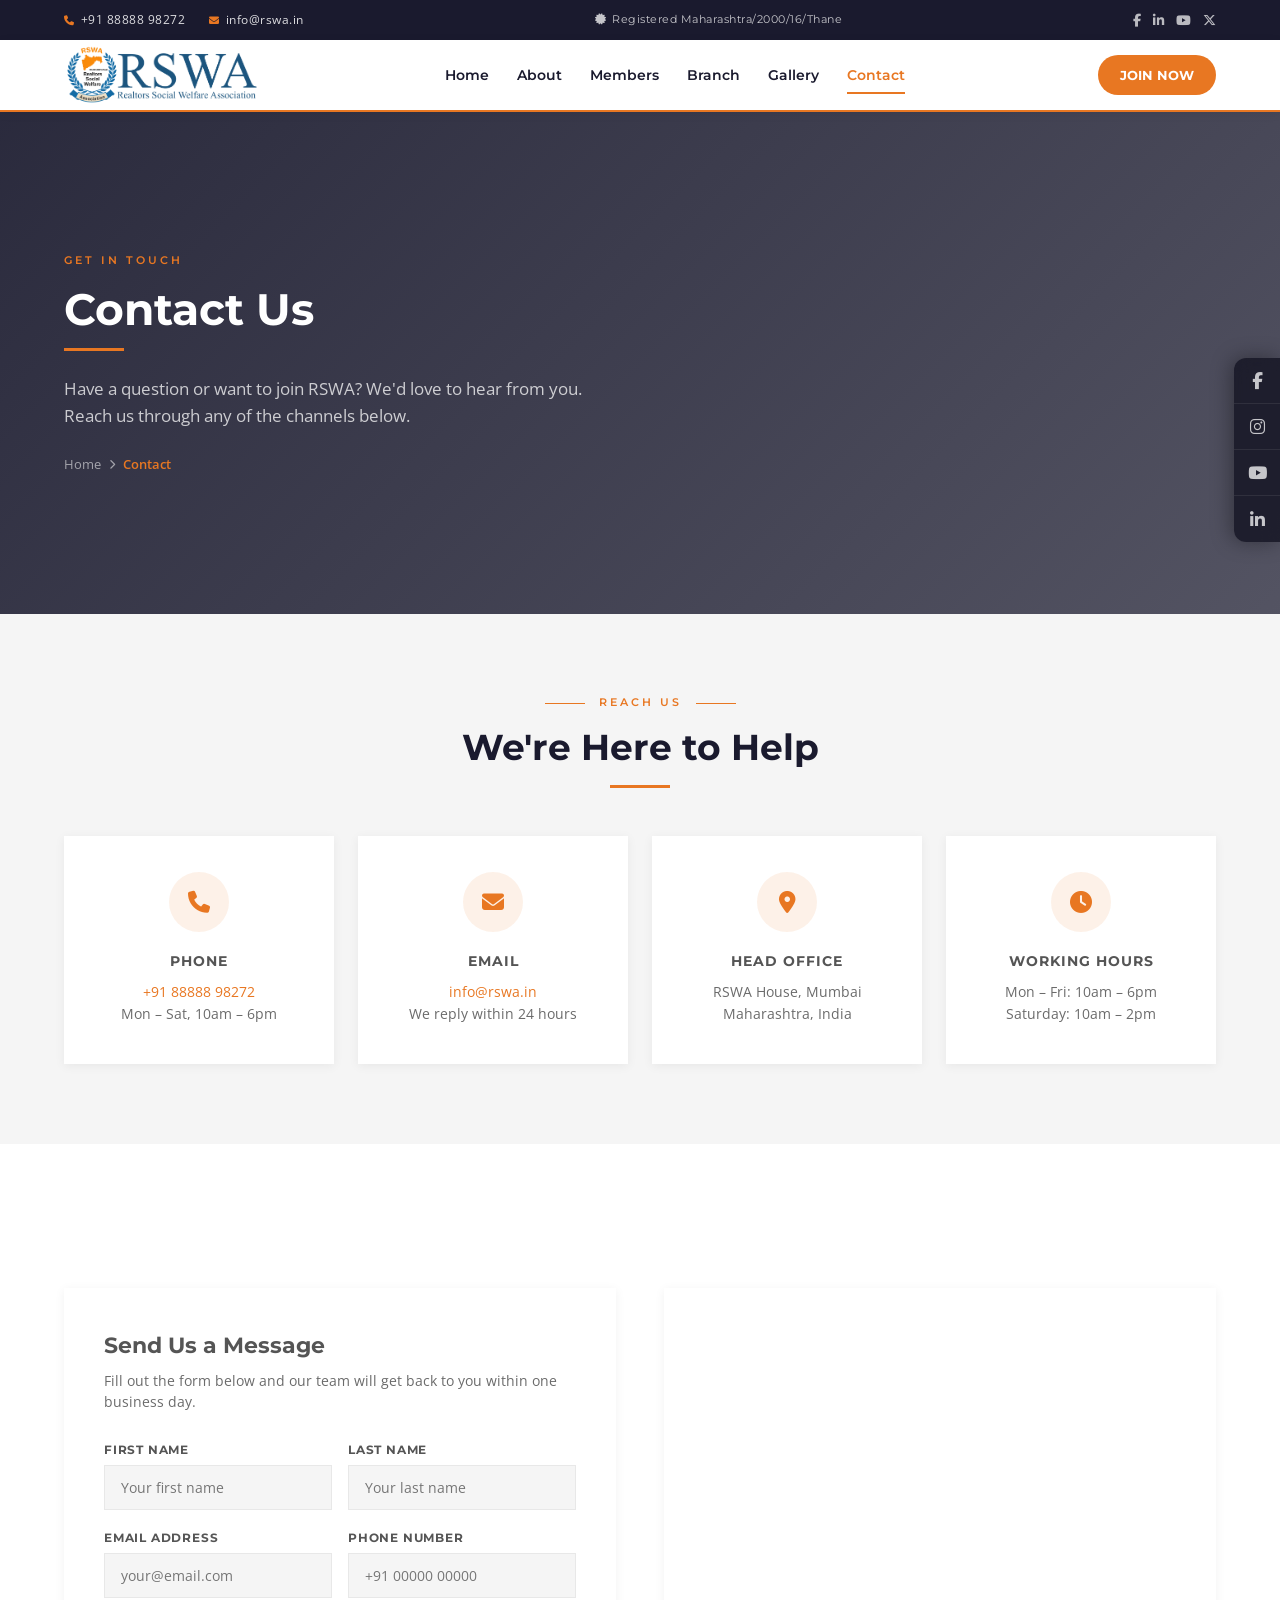
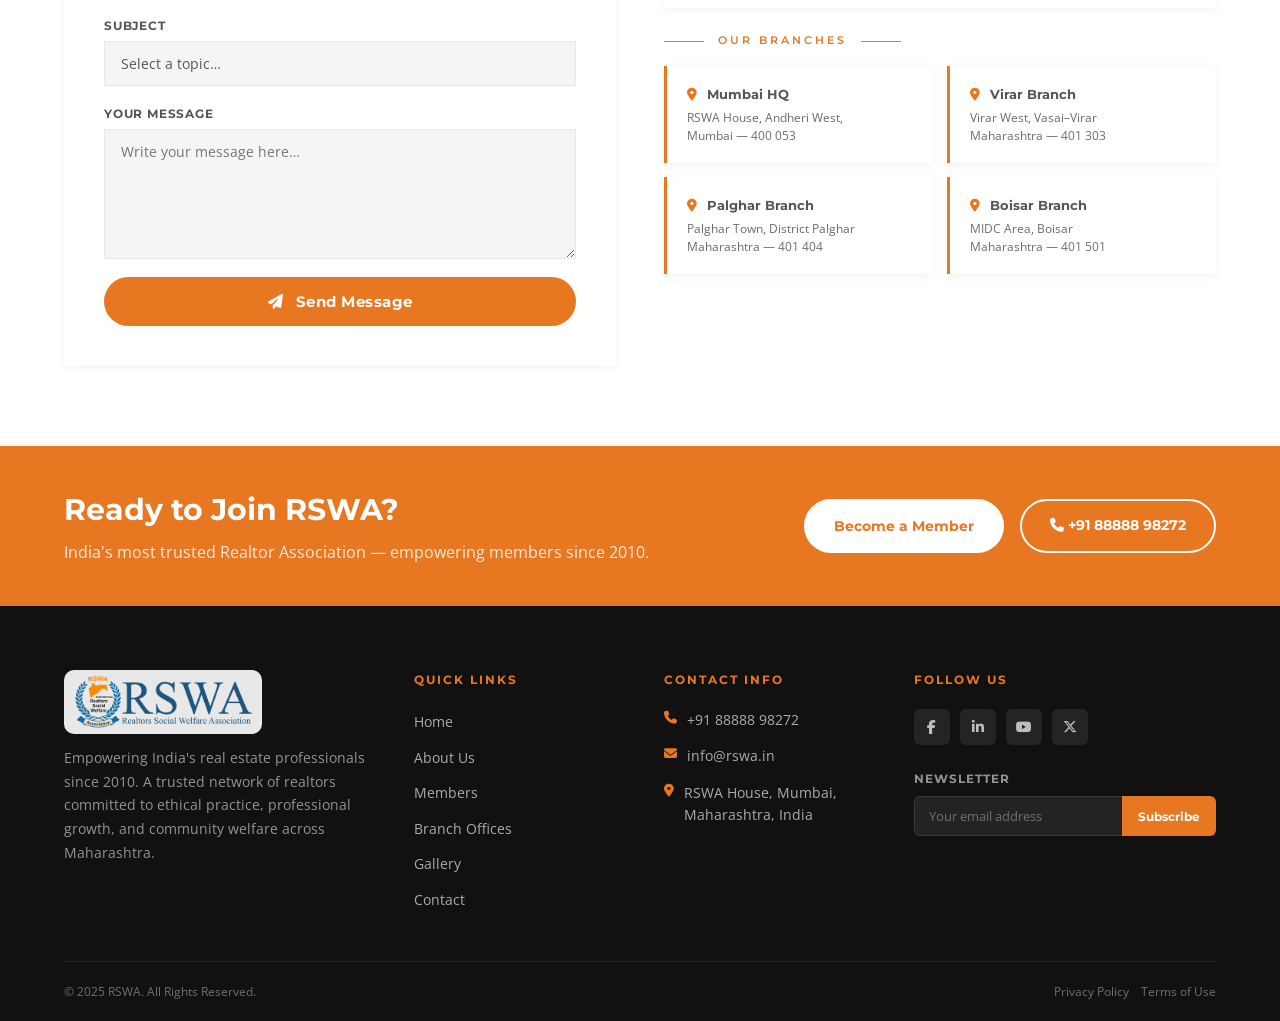
<file: contact.html>
<!DOCTYPE html>
<html lang="en">
<head>
  <meta charset="UTF-8" />
  <meta name="viewport" content="width=device-width, initial-scale=1.0" />
  <meta name="description" content="Contact RSWA — Reach us by phone, email, or visit our branches across Maharashtra. We're here to help." />
  <title>Contact Us — RSWA | Realtors Social Welfare Association</title>

  <link rel="preconnect" href="https://fonts.googleapis.com" />
  <link rel="preconnect" href="https://fonts.gstatic.com" crossorigin />
  <link href="https://fonts.googleapis.com/css2?family=Montserrat:wght@400;600;700&family=Open+Sans:wght@400;600&display=swap" rel="stylesheet" />
  <link rel="stylesheet" href="https://cdnjs.cloudflare.com/ajax/libs/font-awesome/6.5.0/css/all.min.css" crossorigin="anonymous" referrerpolicy="no-referrer" />
  <link rel="stylesheet" href="css/style.css" />
</head>
<body>

  <!-- TOP BAR -->
  <div class="top-bar">
    <div class="container">
      <div class="top-bar-left">
        <a href="tel:+918888898272"><i class="fa-solid fa-phone"></i> +91 88888 98272</a>
        <a href="mailto:info@rswa.in"><i class="fa-solid fa-envelope"></i> info@rswa.in</a>
      </div>
      <div class="top-bar-center">
        <span class="iso-badge"><i class="fa-solid fa-certificate"></i> Registered Maharashtra/2000/16/Thane</span>
      </div>
      <div class="top-bar-right">
        <a href="#" aria-label="Facebook"><i class="fa-brands fa-facebook-f"></i></a>
        <a href="#" aria-label="LinkedIn"><i class="fa-brands fa-linkedin-in"></i></a>
        <a href="#" aria-label="YouTube"><i class="fa-brands fa-youtube"></i></a>
        <a href="#" aria-label="Twitter"><i class="fa-brands fa-x-twitter"></i></a>
      </div>
    </div>
  </div>

  <!-- NAVBAR -->
  <nav class="navbar" id="navbar" aria-label="Main navigation">
    <div class="container">
      <a href="index.html" class="nav-brand">
        <img src="asset/RSWA-logo.png" alt="RSWA Logo" class="nav-logo" onerror="this.style.display='none'" />
      </a>
      <div class="nav-links" role="list">
        <a href="index.html" class="nav-link" role="listitem">Home</a>
        <a href="about.html" class="nav-link" role="listitem">About</a>
        <a href="membership.html" class="nav-link" role="listitem">Members</a>
        <a href="branch.html" class="nav-link" role="listitem">Branch</a>
        <a href="media.html" class="nav-link" role="listitem">Gallery</a>
        <a href="contact.html" class="nav-link active" role="listitem">Contact</a>
      </div>
      <a href="membership.html" class="btn-join">JOIN NOW</a>
      <button class="hamburger" id="hamburger" aria-label="Open navigation menu" aria-expanded="false">
        <span></span><span></span><span></span>
      </button>
    </div>
  </nav>

  <!-- MOBILE DRAWER -->
  <div class="drawer-overlay" id="drawerOverlay" aria-hidden="true"></div>
  <nav class="mobile-drawer" id="mobileDrawer" aria-label="Mobile navigation">
    <button class="drawer-close" id="drawerClose" aria-label="Close navigation menu">
      <i class="fa-solid fa-xmark"></i>
    </button>
    <div class="drawer-links">
      <a href="index.html">Home</a>
      <a href="about.html">About</a>
      <a href="membership.html">Members</a>
      <a href="branch.html">Branch</a>
      <a href="media.html">Gallery</a>
      <a href="contact.html" class="active">Contact</a>
    </div>
    <a href="membership.html" class="drawer-join">JOIN NOW</a>
  </nav>

  <!-- PAGE HERO -->
  <section class="page-hero" aria-label="Contact page hero">
    <div class="container">
      <p class="page-hero-label">Get In Touch</p>
      <h1 class="page-hero-title">Contact Us</h1>
      <div class="page-hero-divider"></div>
      <p class="page-hero-subtitle">Have a question or want to join RSWA? We'd love to hear from you. Reach us through any of the channels below.</p>
      <nav class="breadcrumb" aria-label="Breadcrumb">
        <a href="index.html">Home</a>
        <span class="breadcrumb-sep"><i class="fa-solid fa-chevron-right"></i></span>
        <span class="breadcrumb-current">Contact</span>
      </nav>
    </div>
  </section>

  <main>

    <!-- CONTACT INFO CARDS -->
    <section style="background: var(--light-grey); padding: 80px 0;" aria-label="Contact information">
      <div class="container">

        <p class="section-label">REACH US</p>
        <h2 class="section-heading">We're Here to Help</h2>
        <div class="orange-line"></div>

        <div class="contact-cards">

          <div class="contact-card fade-in">
            <div class="contact-card-icon"><i class="fa-solid fa-phone"></i></div>
            <p class="contact-card-title">Phone</p>
            <p class="contact-card-value">
              <a href="tel:+918888898272">+91 88888 98272</a><br>
              Mon – Sat, 10am – 6pm
            </p>
          </div>

          <div class="contact-card fade-in">
            <div class="contact-card-icon"><i class="fa-solid fa-envelope"></i></div>
            <p class="contact-card-title">Email</p>
            <p class="contact-card-value">
              <a href="mailto:info@rswa.in">info@rswa.in</a><br>
              We reply within 24 hours
            </p>
          </div>

          <div class="contact-card fade-in">
            <div class="contact-card-icon"><i class="fa-solid fa-location-dot"></i></div>
            <p class="contact-card-title">Head Office</p>
            <p class="contact-card-value">
              RSWA House, Mumbai<br>
              Maharashtra, India
            </p>
          </div>

          <div class="contact-card fade-in">
            <div class="contact-card-icon"><i class="fa-solid fa-clock"></i></div>
            <p class="contact-card-title">Working Hours</p>
            <p class="contact-card-value">
              Mon – Fri: 10am – 6pm<br>
              Saturday: 10am – 2pm
            </p>
          </div>

        </div>

      </div>
    </section>

    <!-- FORM + MAP -->
    <section style="background: white; padding: 80px 0;" aria-label="Contact form and map">
      <div class="container">

        <div class="contact-body">

          <!-- Contact Form -->
          <div class="contact-form-wrap fade-in">
            <h2 class="contact-form-title">Send Us a Message</h2>
            <p class="contact-form-subtitle">Fill out the form below and our team will get back to you within one business day.</p>

            <form id="contactForm" novalidate>

              <div class="form-row">
                <div class="form-group">
                  <label class="form-label" for="firstName">First Name</label>
                  <input type="text" id="firstName" name="firstName" class="form-input" placeholder="Your first name" required autocomplete="given-name" />
                </div>
                <div class="form-group">
                  <label class="form-label" for="lastName">Last Name</label>
                  <input type="text" id="lastName" name="lastName" class="form-input" placeholder="Your last name" required autocomplete="family-name" />
                </div>
              </div>

              <div class="form-row">
                <div class="form-group">
                  <label class="form-label" for="email">Email Address</label>
                  <input type="email" id="email" name="email" class="form-input" placeholder="your@email.com" required autocomplete="email" />
                </div>
                <div class="form-group">
                  <label class="form-label" for="phone">Phone Number</label>
                  <input type="tel" id="phone" name="phone" class="form-input" placeholder="+91 00000 00000" autocomplete="tel" />
                </div>
              </div>

              <div class="form-group">
                <label class="form-label" for="subject">Subject</label>
                <select id="subject" name="subject" class="form-select" required>
                  <option value="" disabled selected>Select a topic…</option>
                  <option value="membership">Membership Enquiry</option>
                  <option value="events">Events &amp; Programs</option>
                  <option value="legal">Legal / RERA Support</option>
                  <option value="branch">Branch Information</option>
                  <option value="media">Media &amp; Press</option>
                  <option value="other">Other</option>
                </select>
              </div>

              <div class="form-group">
                <label class="form-label" for="message">Your Message</label>
                <textarea id="message" name="message" class="form-textarea" placeholder="Write your message here…" required></textarea>
              </div>

              <button type="submit" class="form-submit">
                <i class="fa-solid fa-paper-plane" style="margin-right: 8px;"></i>
                Send Message
              </button>

            </form>
          </div>

          <!-- Map + Branch Offices -->
          <div class="contact-map-wrap fade-in">

            <iframe
              class="map-frame"
              src="https://www.openstreetmap.org/export/embed.html?bbox=72.75%2C19.00%2C73.00%2C19.25&layer=mapnik&marker=19.12%2C72.87"
              title="RSWA Location Map — Mumbai, Maharashtra"
              loading="lazy"
              allowfullscreen
            ></iframe>

            <div>
              <p class="section-label" style="justify-content: flex-start; margin-bottom: 16px;">
                OUR BRANCHES
              </p>
              <div class="branch-cards">

                <div class="branch-card fade-in">
                  <p class="branch-name"><i class="fa-solid fa-location-dot" style="color: var(--orange); margin-right: 6px;"></i> Mumbai HQ</p>
                  <p class="branch-address">RSWA House, Andheri West,<br>Mumbai — 400 053</p>
                </div>

                <div class="branch-card fade-in">
                  <p class="branch-name"><i class="fa-solid fa-location-dot" style="color: var(--orange); margin-right: 6px;"></i> Virar Branch</p>
                  <p class="branch-address">Virar West, Vasai–Virar<br>Maharashtra — 401 303</p>
                </div>

                <div class="branch-card fade-in">
                  <p class="branch-name"><i class="fa-solid fa-location-dot" style="color: var(--orange); margin-right: 6px;"></i> Palghar Branch</p>
                  <p class="branch-address">Palghar Town, District Palghar<br>Maharashtra — 401 404</p>
                </div>

                <div class="branch-card fade-in">
                  <p class="branch-name"><i class="fa-solid fa-location-dot" style="color: var(--orange); margin-right: 6px;"></i> Boisar Branch</p>
                  <p class="branch-address">MIDC Area, Boisar<br>Maharashtra — 401 501</p>
                </div>

              </div>
            </div>

          </div><!-- /contact-map-wrap -->

        </div><!-- /contact-body -->

      </div>
    </section>

    <!-- CTA STRIP -->
    <div class="cta-strip" aria-label="Call to action">
      <div class="container">
        <div class="cta-left">
          <h2>Ready to Join RSWA?</h2>
          <p>India's most trusted Realtor Association &mdash; empowering members since 2010.</p>
        </div>
        <div class="cta-right">
          <a href="membership.html" class="btn-cta-white">Become a Member</a>
          <a href="tel:+918888898272" class="btn-cta-outline-white">
            <i class="fa-solid fa-phone"></i>
            +91 88888 98272
          </a>
        </div>
      </div>
    </div>

  </main>

  <!-- FOOTER -->
  <footer class="footer" aria-label="Site footer">
    <div class="container">
      <div class="footer-grid">

        <div class="footer-brand">
          <img src="asset/RSWA-logo.png" alt="RSWA Logo" style="height:64px;width:auto;object-fit:contain;margin-bottom:12px;" onerror="this.style.display='none'" />
          <p>Empowering India's real estate professionals since 2010. A trusted network of realtors committed to ethical practice, professional growth, and community welfare across Maharashtra.</p>
        </div>

        <div>
          <h3 class="footer-heading">Quick Links</h3>
          <ul class="footer-links">
            <li><a href="index.html">Home</a></li>
            <li><a href="about.html">About Us</a></li>
            <li><a href="membership.html">Members</a></li>
            <li><a href="branch.html">Branch Offices</a></li>
            <li><a href="media.html">Gallery</a></li>
            <li><a href="contact.html">Contact</a></li>
          </ul>
        </div>

        <div>
          <h3 class="footer-heading">Contact Info</h3>
          <div class="footer-contact-item">
            <i class="fa-solid fa-phone"></i>
            <span>+91 88888 98272</span>
          </div>
          <div class="footer-contact-item">
            <i class="fa-solid fa-envelope"></i>
            <span>info@rswa.in</span>
          </div>
          <div class="footer-contact-item">
            <i class="fa-solid fa-location-dot"></i>
            <span>RSWA House, Mumbai,<br>Maharashtra, India</span>
          </div>
        </div>

        <div>
          <h3 class="footer-heading">Follow Us</h3>
          <div class="footer-social">
            <a href="#" class="social-btn" aria-label="Facebook"><i class="fa-brands fa-facebook-f"></i></a>
            <a href="#" class="social-btn" aria-label="LinkedIn"><i class="fa-brands fa-linkedin-in"></i></a>
            <a href="#" class="social-btn" aria-label="YouTube"><i class="fa-brands fa-youtube"></i></a>
            <a href="#" class="social-btn" aria-label="Twitter"><i class="fa-brands fa-x-twitter"></i></a>
          </div>
          <p class="newsletter-label">Newsletter</p>
          <form class="newsletter-form" onsubmit="return false;" aria-label="Newsletter subscription">
            <input type="email" class="newsletter-input" placeholder="Your email address" aria-label="Email for newsletter" autocomplete="email" />
            <button type="submit" class="newsletter-btn">Subscribe</button>
          </form>
        </div>

      </div>
      <div class="footer-bottom">
        <p>&copy; 2025 RSWA. All Rights Reserved.</p>
        <div class="footer-bottom-right">
          <a href="#">Privacy Policy</a>
          <a href="#">Terms of Use</a>
        </div>
      </div>
    </div>
  </footer>

  <!-- Floating Social Sidebar -->
  <div class="social-sidebar">
    <a href="#" class="social-sidebar-btn" aria-label="Facebook"  target="_blank" rel="noopener" style="--hover:#1877f2"><i class="fa-brands fa-facebook-f"></i></a>
    <a href="#" class="social-sidebar-btn" aria-label="Instagram" target="_blank" rel="noopener" style="--hover:#e1306c"><i class="fa-brands fa-instagram"></i></a>
    <a href="#" class="social-sidebar-btn" aria-label="YouTube"   target="_blank" rel="noopener" style="--hover:#ff0000"><i class="fa-brands fa-youtube"></i></a>
    <a href="#" class="social-sidebar-btn" aria-label="LinkedIn"  target="_blank" rel="noopener" style="--hover:#0a66c2"><i class="fa-brands fa-linkedin-in"></i></a>
  </div>
  <style>
    .social-sidebar{position:fixed;right:0;top:50%;transform:translateY(-50%);display:flex;flex-direction:column;background:rgba(20,20,35,0.82);backdrop-filter:blur(8px);-webkit-backdrop-filter:blur(8px);border-radius:12px 0 0 12px;overflow:hidden;z-index:9999;box-shadow:-3px 0 20px rgba(0,0,0,0.35);}
    .social-sidebar-btn{display:flex;align-items:center;justify-content:center;width:46px;height:46px;color:rgba(255,255,255,0.75);font-size:17px;text-decoration:none;transition:background 0.22s,color 0.22s,transform 0.22s;border-bottom:1px solid rgba(255,255,255,0.08);}
    .social-sidebar-btn:last-child{border-bottom:none;}
    .social-sidebar-btn:hover{background:var(--hover);color:#fff;transform:scale(1.12);}
    @media(max-width:480px){.social-sidebar-btn{width:38px;height:38px;font-size:14px;}}
  </style>

  <script src="js/main.js"></script>

</body>
</html>
</file>
<file: css/style.css>
/* ============================================================
   RSWA — Realtors Social Welfare Association
   Main Stylesheet
   ============================================================ */

/* ============================================================
   CSS CUSTOM PROPERTIES
   ============================================================ */
:root {
  --orange: #E87722;
  --orange-dark: #C45F00;
  --navy: #1A1A2E;
  --white: #FFFFFF;
  --light-grey: #F5F5F5;
  --medium-grey: #6B6B6B;
  --body-text: #555555;
  --shadow-sm: 0 2px 10px rgba(0, 0, 0, 0.06);
  --shadow-md: 0 4px 20px rgba(0, 0, 0, 0.08);
  --shadow-lg: 0 8px 30px rgba(0, 0, 0, 0.07);
}

/* ============================================================
   RESET & BASE
   ============================================================ */
*,
*::before,
*::after {
  box-sizing: border-box;
  margin: 0;
  padding: 0;
}

html {
  scroll-behavior: smooth;
}

body {
  font-family: 'Open Sans', sans-serif;
  font-size: 16px;
  color: var(--body-text);
  background-color: var(--white);
  line-height: 1.6;
  -webkit-font-smoothing: antialiased;
}

img {
  max-width: 100%;
  display: block;
}

a {
  text-decoration: none;
  color: inherit;
}

ul {
  list-style: none;
}

button {
  cursor: pointer;
  font-family: inherit;
}

/* ============================================================
   CONTAINER
   ============================================================ */
.container {
  max-width: 1200px;
  margin: 0 auto;
  padding: 0 24px;
  width: 100%;
}

/* ============================================================
   SECTION BASE
   ============================================================ */
section {
  padding: 80px 0;
}

/* ============================================================
   REUSABLE COMPONENTS
   ============================================================ */
.section-label {
  font-family: 'Montserrat', sans-serif;
  font-size: 11px;
  font-weight: 600;
  letter-spacing: 3px;
  text-transform: uppercase;
  color: var(--orange);
  text-align: center;
  display: flex;
  align-items: center;
  justify-content: center;
  gap: 14px;
  margin-bottom: 14px;
}

.section-label::before,
.section-label::after {
  content: '';
  display: block;
  width: 40px;
  height: 1px;
  background-color: var(--orange);
  flex-shrink: 0;
}

.section-heading {
  font-family: 'Montserrat', sans-serif;
  font-size: 36px;
  font-weight: 700;
  color: var(--navy);
  text-align: center;
  line-height: 1.2;
  margin-bottom: 16px;
}

.section-heading.left {
  text-align: left;
}

.orange-line {
  width: 60px;
  height: 3px;
  background-color: var(--orange);
  margin: 0 auto 32px;
}

.orange-line.left {
  margin-left: 0;
}

/* ============================================================
   BUTTONS
   ============================================================ */
.btn-primary {
  display: inline-block;
  background-color: var(--orange);
  color: var(--white);
  font-family: 'Montserrat', sans-serif;
  font-size: 14px;
  font-weight: 600;
  padding: 14px 28px;
  border-radius: 50px;
  border: 2px solid var(--orange);
  transition: background-color 0.25s ease, transform 0.25s ease, box-shadow 0.25s ease;
  white-space: nowrap;
}

.btn-primary:hover {
  background-color: var(--orange-dark);
  border-color: var(--orange-dark);
  transform: translateY(-2px);
  box-shadow: 0 6px 20px rgba(232, 119, 34, 0.35);
}

.btn-outline {
  display: inline-block;
  background-color: transparent;
  color: var(--white);
  font-family: 'Montserrat', sans-serif;
  font-size: 14px;
  font-weight: 600;
  padding: 14px 28px;
  border-radius: 50px;
  border: 2px solid var(--white);
  transition: background-color 0.25s ease, color 0.25s ease, transform 0.25s ease;
  white-space: nowrap;
}

.btn-outline:hover {
  background-color: var(--white);
  color: var(--navy);
  transform: translateY(-2px);
}

/* ============================================================
   ANIMATIONS
   ============================================================ */
.fade-in {
  opacity: 0;
  transform: translateY(30px);
  transition: opacity 0.6s ease, transform 0.6s ease;
}

.fade-in.visible {
  opacity: 1;
  transform: translateY(0);
}

/* ============================================================
   TOP BAR
   ============================================================ */
.top-bar {
  background-color: var(--navy);
  height: 40px;
  display: flex;
  align-items: center;
}

.top-bar .container {
  display: flex;
  align-items: center;
  justify-content: space-between;
  width: 100%;
}

.top-bar-left {
  display: flex;
  align-items: center;
  gap: 24px;
}

.top-bar-left a {
  font-size: 12px;
  color: rgba(255, 255, 255, 0.85);
  letter-spacing: 0.5px;
  display: flex;
  align-items: center;
  gap: 6px;
  transition: color 0.2s ease;
}

.top-bar-left a:hover {
  color: var(--orange);
}

.top-bar-left a i {
  color: var(--orange);
  font-size: 10px;
}

.top-bar-center {
  font-size: 11px;
  color: rgba(255, 255, 255, 0.75);
  font-family: 'Montserrat', sans-serif;
  letter-spacing: 0.5px;
}

.iso-badge {
  display: flex;
  align-items: center;
  gap: 6px;
}

.top-bar-right {
  display: flex;
  align-items: center;
  gap: 12px;
}

.top-bar-right a {
  font-size: 13px;
  color: rgba(255, 255, 255, 0.70);
  transition: color 0.2s ease;
}

.top-bar-right a:hover {
  color: var(--orange);
}

/* ============================================================
   NAVBAR
   ============================================================ */
.navbar {
  position: sticky;
  top: 0;
  z-index: 1000;
  background-color: var(--white);
  border-bottom: 2px solid var(--orange);
  box-shadow: var(--shadow-sm);
  transition: box-shadow 0.3s ease;
}

.navbar.scrolled {
  box-shadow: 0 4px 20px rgba(0, 0, 0, 0.12);
}

.navbar .container {
  display: flex;
  align-items: center;
  justify-content: space-between;
  height: 70px;
}

.nav-brand {
  display: flex;
  align-items: center;
  gap: 12px;
  text-decoration: none;
}

.nav-logo {
  height: 60px;
  width: auto;
}

.nav-brand-text {
  display: flex;
  flex-direction: column;
}

.brand-name {
  font-family: 'Montserrat', sans-serif;
  font-size: 18px;
  font-weight: 700;
  color: var(--navy);
  line-height: 1.2;
}

.brand-subtitle {
  font-size: 10px;
  color: var(--medium-grey);
  letter-spacing: 0.3px;
}

.nav-links {
  display: flex;
  align-items: center;
  gap: 4px;
}

.nav-link {
  font-family: 'Montserrat', sans-serif;
  font-size: 14px;
  font-weight: 600;
  color: var(--navy);
  padding: 8px 12px;
  position: relative;
  transition: color 0.2s ease;
  white-space: nowrap;
}

.nav-link::after {
  content: '';
  position: absolute;
  bottom: 0;
  left: 12px;
  right: 12px;
  height: 2px;
  background-color: var(--orange);
  transform: scaleX(0);
  transition: transform 0.25s ease;
}

.nav-link:hover,
.nav-link.active {
  color: var(--orange);
}

.nav-link:hover::after,
.nav-link.active::after {
  transform: scaleX(1);
}

.btn-join {
  background-color: var(--orange);
  color: var(--white);
  font-family: 'Montserrat', sans-serif;
  font-size: 13px;
  font-weight: 700;
  padding: 10px 22px;
  border-radius: 50px;
  border: none;
  margin-left: 8px;
  transition: background-color 0.25s ease, transform 0.25s ease, box-shadow 0.25s ease;
  white-space: nowrap;
  display: inline-block;
}

.btn-join:hover {
  background-color: var(--orange-dark);
  transform: translateY(-1px);
  box-shadow: 0 4px 14px rgba(232, 119, 34, 0.4);
}

.hamburger {
  display: none;
  flex-direction: column;
  gap: 5px;
  background: none;
  border: none;
  padding: 4px;
}

.hamburger span {
  display: block;
  width: 24px;
  height: 2px;
  background-color: var(--navy);
  border-radius: 2px;
  transition: background-color 0.2s ease;
}

/* ============================================================
   MOBILE DRAWER
   ============================================================ */
.mobile-drawer {
  position: fixed;
  top: 0;
  right: -100%;
  width: 280px;
  height: 100vh;
  background-color: var(--white);
  z-index: 2000;
  padding: 24px;
  box-shadow: -4px 0 30px rgba(0, 0, 0, 0.15);
  transition: right 0.35s ease;
  display: flex;
  flex-direction: column;
  overflow-y: auto;
}

.mobile-drawer.open {
  right: 0;
}

.drawer-close {
  align-self: flex-end;
  background: none;
  border: none;
  font-size: 20px;
  color: var(--navy);
  cursor: pointer;
  padding: 4px 8px;
  margin-bottom: 24px;
  line-height: 1;
  transition: color 0.2s ease;
}

.drawer-close:hover {
  color: var(--orange);
}

.drawer-links {
  display: flex;
  flex-direction: column;
  gap: 4px;
}

.drawer-links a {
  font-family: 'Montserrat', sans-serif;
  font-size: 15px;
  font-weight: 600;
  color: var(--navy);
  padding: 12px 16px;
  border-radius: 8px;
  transition: background-color 0.2s ease, color 0.2s ease;
}

.drawer-links a:hover,
.drawer-links a.active {
  background-color: var(--light-grey);
  color: var(--orange);
}

.drawer-join {
  margin-top: auto;
  padding-top: 24px;
  display: block;
  background-color: var(--orange);
  color: var(--white);
  font-family: 'Montserrat', sans-serif;
  font-size: 14px;
  font-weight: 700;
  padding: 14px;
  border-radius: 50px;
  text-align: center;
  border: none;
  transition: background-color 0.25s ease;
}

.drawer-join:hover {
  background-color: var(--orange-dark);
  color: var(--white);
}

.drawer-overlay {
  position: fixed;
  inset: 0;
  background-color: rgba(0, 0, 0, 0.5);
  z-index: 1999;
  opacity: 0;
  pointer-events: none;
  transition: opacity 0.35s ease;
}

.drawer-overlay.show {
  opacity: 1;
  pointer-events: all;
}

/* ============================================================
   HERO
   ============================================================ */
.hero {
  position: relative;
  min-height: 90vh;
  overflow: hidden;
  display: flex;
  align-items: center;
}

.hero-slide {
  position: absolute;
  inset: 0;
  background-size: cover;
  background-position: center;
  opacity: 0;
  transition: opacity 1s ease;
}

.hero-slide.active {
  opacity: 1;
}

.hero-slide::after {
  content: '';
  position: absolute;
  inset: 0;
  background: linear-gradient(to right, rgba(26, 26, 46, 0.88) 45%, transparent 100%);
}

.hero-content {
  position: relative;
  z-index: 10;
  max-width: 580px;
  padding: 60px 0;
}

.hero-label {
  font-family: 'Montserrat', sans-serif;
  font-size: 12px;
  font-weight: 600;
  letter-spacing: 3px;
  color: var(--orange);
  text-transform: uppercase;
  margin-bottom: 20px;
}

.hero-title {
  font-family: 'Montserrat', sans-serif;
  font-size: 48px;
  font-weight: 700;
  color: var(--white);
  line-height: 1.15;
  margin-bottom: 20px;
}

.hero-divider {
  width: 70px;
  height: 3px;
  background-color: var(--orange);
  margin-bottom: 20px;
}

.hero-subtitle {
  font-size: 22px;
  font-weight: 300;
  color: rgba(255, 255, 255, 0.85);
  margin-bottom: 16px;
}

.hero-trust {
  font-size: 13px;
  color: var(--orange);
  letter-spacing: 0.5px;
  margin-bottom: 36px;
}

.hero-trust span {
  color: rgba(255, 255, 255, 0.50);
  margin: 0 8px;
}

.hero-btns {
  display: flex;
  gap: 16px;
  flex-wrap: wrap;
}

.hero-dots {
  position: absolute;
  bottom: 32px;
  left: 50%;
  transform: translateX(-50%);
  display: flex;
  gap: 10px;
  z-index: 10;
}

.hero-dot {
  width: 10px;
  height: 10px;
  border-radius: 50%;
  background-color: rgba(255, 255, 255, 0.40);
  border: none;
  cursor: pointer;
  transition: background-color 0.3s ease, transform 0.3s ease;
}

.hero-dot.active {
  background-color: var(--orange);
  transform: scale(1.2);
}

/* ============================================================
   STATS BAR
   ============================================================ */
.stats-bar {
  background-color: var(--navy);
  padding: 50px 0;
}

.stats-grid {
  display: grid;
  grid-template-columns: repeat(4, 1fr);
}

.stat-item {
  text-align: center;
  padding: 20px 24px;
  position: relative;
  transition: background-color 0.3s ease;
}

.stat-item:not(:last-child)::after {
  content: '';
  position: absolute;
  right: 0;
  top: 20%;
  bottom: 20%;
  width: 1px;
  background-color: rgba(255, 255, 255, 0.20);
}

.stat-item:hover {
  background-color: rgba(232, 119, 34, 0.10);
}

.stat-number {
  font-family: 'Montserrat', sans-serif;
  font-size: 42px;
  font-weight: 700;
  color: var(--orange);
  line-height: 1;
  display: block;
}

.stat-label {
  font-size: 13px;
  font-family: 'Open Sans', sans-serif;
  color: rgba(255, 255, 255, 0.80);
  margin-top: 8px;
  letter-spacing: 0.5px;
}

/* ============================================================
   ABOUT SECTION
   ============================================================ */
.about-section {
  background-color: var(--white);
}

.about-grid {
  display: grid;
  grid-template-columns: 1.4fr 1fr;
  gap: 64px;
  align-items: center;
  margin-top: 48px;
}

.about-text p {
  font-size: 16px;
  line-height: 1.8;
  color: var(--body-text);
  margin-bottom: 20px;
}

.about-link {
  display: inline-flex;
  align-items: center;
  gap: 6px;
  color: var(--orange);
  font-family: 'Montserrat', sans-serif;
  font-size: 14px;
  font-weight: 600;
  margin-top: 8px;
  border-bottom: 1px solid transparent;
  transition: gap 0.25s ease, border-color 0.25s ease;
}

.about-link:hover {
  border-bottom-color: var(--orange);
  gap: 10px;
}

.about-image-wrap {
  position: relative;
}

.about-image-wrap img {
  width: 100%;
  border-radius: 12px;
  box-shadow: var(--shadow-md);
  border-left: 4px solid var(--orange);
}

.iso-card {
  position: absolute;
  bottom: -20px;
  right: -20px;
  background-color: var(--white);
  border-radius: 12px;
  padding: 16px 20px;
  box-shadow: var(--shadow-md);
  display: flex;
  align-items: center;
  gap: 10px;
}

.iso-card i {
  font-size: 24px;
  color: var(--orange);
}

.iso-card-text {
  font-family: 'Montserrat', sans-serif;
}

.iso-title {
  font-size: 13px;
  font-weight: 700;
  color: var(--navy);
  line-height: 1.3;
}

.iso-sub {
  font-size: 11px;
  color: var(--medium-grey);
}

/* ============================================================
   VISION & MISSION
   ============================================================ */
.vm-section {
  background-color: var(--light-grey);
}

.vm-grid {
  display: grid;
  grid-template-columns: 1fr 1fr;
  gap: 32px;
  margin-top: 48px;
}

.vm-card {
  background-color: var(--white);
  border-radius: 16px;
  padding: 48px 40px;
  box-shadow: var(--shadow-lg);
  border-top: 4px solid var(--orange);
  text-align: center;
  transition: transform 0.3s ease, box-shadow 0.3s ease;
}

.vm-card:hover {
  transform: translateY(-6px);
  box-shadow: 0 16px 40px rgba(0, 0, 0, 0.12);
}

.vm-icon {
  width: 64px;
  height: 64px;
  border-radius: 50%;
  background-color: var(--orange);
  display: flex;
  align-items: center;
  justify-content: center;
  margin: 0 auto 24px;
  color: var(--white);
  font-size: 26px;
}

.vm-heading {
  font-family: 'Montserrat', sans-serif;
  font-size: 22px;
  font-weight: 700;
  color: var(--navy);
  margin-bottom: 12px;
}

.vm-line {
  width: 40px;
  height: 3px;
  background-color: var(--orange);
  margin: 0 auto 20px;
}

.vm-text {
  font-size: 15px;
  line-height: 1.7;
  color: #666;
  text-align: left;
}

/* ============================================================
   BOARD MEMBERS
   ============================================================ */
.board-section {
  background-color: var(--light-grey);
  padding-top: 0;
}

.board-inner-header {
  text-align: center;
  padding: 0 0 40px;
}

.board-subtitle {
  font-size: 15px;
  color: var(--medium-grey);
  margin-top: 8px;
}

.board-grid {
  display: grid;
  grid-template-columns: repeat(4, 1fr);
  gap: 24px;
  margin-bottom: 40px;
}

.member-card {
  background-color: var(--white);
  border-radius: 12px;
  padding: 32px 20px;
  text-align: center;
  box-shadow: var(--shadow-sm);
  transition: transform 0.3s ease, box-shadow 0.3s ease, border-color 0.3s ease;
  border: 2px solid transparent;
}

.member-card:hover {
  transform: translateY(-6px);
  box-shadow: var(--shadow-md);
  border-color: var(--orange);
}

.member-photo {
  width: 120px;
  height: 120px;
  border-radius: 50%;
  border: 3px solid var(--orange);
  margin: 0 auto 16px;
  overflow: hidden;
  object-fit: cover;
  transition: border-width 0.3s ease, box-shadow 0.3s ease;
}

.member-card:hover .member-photo {
  border-width: 4px;
  box-shadow: 0 0 0 4px rgba(232, 119, 34, 0.15);
}

.member-name {
  font-family: 'Montserrat', sans-serif;
  font-size: 15px;
  font-weight: 700;
  color: var(--navy);
  margin-bottom: 4px;
}

.member-title {
  font-size: 12px;
  color: var(--orange);
  font-weight: 600;
  font-family: 'Montserrat', sans-serif;
  margin-bottom: 12px;
}

.member-divider {
  width: 30px;
  height: 2px;
  background-color: var(--orange);
  margin: 0 auto 12px;
}

.member-linkedin {
  color: var(--medium-grey);
  font-size: 16px;
  transition: color 0.2s ease;
}

.member-linkedin:hover {
  color: var(--orange);
}

.board-cta {
  text-align: center;
}

.btn-board-cta {
  display: inline-block;
  background-color: var(--orange);
  color: var(--white);
  font-family: 'Montserrat', sans-serif;
  font-size: 15px;
  font-weight: 700;
  padding: 16px 48px;
  border-radius: 50px;
  border: none;
  min-height: 52px;
  transition: background-color 0.25s ease, transform 0.25s ease, box-shadow 0.25s ease;
  cursor: pointer;
}

.btn-board-cta:hover {
  background-color: var(--orange-dark);
  transform: translateY(-2px);
  box-shadow: 0 6px 20px rgba(232, 119, 34, 0.35);
}

/* ============================================================
   GALLERY
   ============================================================ */
.gallery-section {
  background-color: var(--navy);
}

.gallery-section .section-heading {
  color: var(--white);
}

.gallery-section .section-label {
  color: var(--orange);
}

.gallery-grid {
  display: grid;
  grid-template-columns: repeat(5, 1fr);
  gap: 8px;
  margin: 40px 0;
}

.gallery-item {
  position: relative;
  overflow: hidden;
  border-radius: 8px;
  cursor: pointer;
}

.gallery-item img {
  width: 100%;
  height: 180px;
  object-fit: cover;
  transition: transform 0.4s ease;
  display: block;
}

.gallery-item.wide {
  grid-column: span 2;
}

.gallery-overlay {
  position: absolute;
  inset: 0;
  background-color: rgba(26, 26, 46, 0);
  display: flex;
  align-items: center;
  justify-content: center;
  transition: background-color 0.3s ease;
}

.gallery-overlay i {
  color: var(--white);
  font-size: 24px;
  opacity: 0;
  transition: opacity 0.3s ease;
}

.gallery-item:hover .gallery-overlay {
  background-color: rgba(26, 26, 46, 0.60);
}

.gallery-item:hover .gallery-overlay i {
  opacity: 1;
}

.gallery-item:hover img {
  transform: scale(1.06);
}

.gallery-cta {
  text-align: center;
}

.btn-gallery-outline {
  display: inline-flex;
  align-items: center;
  gap: 8px;
  border: 2px solid var(--orange);
  color: var(--orange);
  font-family: 'Montserrat', sans-serif;
  font-size: 14px;
  font-weight: 600;
  padding: 13px 32px;
  border-radius: 50px;
  background-color: transparent;
  transition: background-color 0.25s ease, color 0.25s ease;
}

.btn-gallery-outline:hover {
  background-color: var(--orange);
  color: var(--white);
}

/* ============================================================
   CTA STRIP
   ============================================================ */
.cta-strip {
  background-color: var(--orange);
  padding: 0;
  min-height: 120px;
  display: flex;
  align-items: center;
}

.cta-strip .container {
  display: flex;
  align-items: center;
  justify-content: space-between;
  gap: 32px;
  padding: 40px 24px;
  width: 100%;
}

.cta-left h2 {
  font-family: 'Montserrat', sans-serif;
  font-size: 30px;
  font-weight: 700;
  color: var(--white);
  margin-bottom: 6px;
}

.cta-left p {
  font-size: 16px;
  color: rgba(255, 255, 255, 0.85);
}

.cta-right {
  display: flex;
  gap: 16px;
  flex-wrap: wrap;
  flex-shrink: 0;
}

.btn-cta-white {
  display: inline-block;
  background-color: var(--white);
  color: var(--orange);
  font-family: 'Montserrat', sans-serif;
  font-size: 14px;
  font-weight: 700;
  padding: 14px 28px;
  border-radius: 50px;
  border: 2px solid var(--white);
  transition: background-color 0.25s ease, color 0.25s ease;
  white-space: nowrap;
}

.btn-cta-white:hover {
  background-color: transparent;
  color: var(--white);
}

.btn-cta-outline-white {
  display: inline-block;
  background-color: transparent;
  color: var(--white);
  font-family: 'Montserrat', sans-serif;
  font-size: 14px;
  font-weight: 700;
  padding: 13px 28px;
  border-radius: 50px;
  border: 2px solid var(--white);
  transition: background-color 0.25s ease, color 0.25s ease;
  white-space: nowrap;
}

.btn-cta-outline-white:hover {
  background-color: var(--white);
  color: var(--orange);
}

/* ============================================================
   FOOTER
   ============================================================ */
.footer {
  background-color: #111111;
  padding: 64px 0 0;
}

.footer-grid {
  display: grid;
  grid-template-columns: 1.5fr 1fr 1fr 1.5fr;
  gap: 48px;
  padding-bottom: 48px;
}

.footer-brand img {
  height: 72px;
  width: auto;
  object-fit: contain;
  margin-bottom: 16px;
  display: block;
  background: rgba(255, 255, 255, 0.9);
  border-radius: 10px;
  padding: 4px 8px;
}

.footer-brand p {
  font-size: 14px;
  color: rgba(255, 255, 255, 0.55);
  line-height: 1.7;
  margin-top: 0;
}

.footer-brand-name {
  font-family: 'Montserrat', sans-serif;
  font-size: 20px;
  font-weight: 700;
  color: var(--white);
  line-height: 1.2;
}

.footer-brand-sub {
  font-size: 11px;
  color: rgba(255, 255, 255, 0.45);
  margin-top: 2px;
}

.footer-heading {
  font-family: 'Montserrat', sans-serif;
  font-size: 12px;
  font-weight: 700;
  color: var(--orange);
  text-transform: uppercase;
  letter-spacing: 2px;
  margin-bottom: 20px;
}

.footer-links {
  display: flex;
  flex-direction: column;
  gap: 10px;
}

.footer-links a {
  font-size: 14px;
  color: rgba(255, 255, 255, 0.65);
  transition: color 0.2s ease, padding-left 0.2s ease;
}

.footer-links a:hover {
  color: var(--white);
  padding-left: 4px;
}

.footer-contact-item {
  display: flex;
  align-items: flex-start;
  gap: 10px;
  font-size: 14px;
  color: rgba(255, 255, 255, 0.65);
  margin-bottom: 14px;
}

.footer-contact-item i {
  color: var(--orange);
  font-size: 13px;
  margin-top: 2px;
  flex-shrink: 0;
}

.footer-social {
  display: flex;
  gap: 10px;
  margin-bottom: 24px;
}

.social-btn {
  width: 36px;
  height: 36px;
  border-radius: 6px;
  background-color: rgba(255, 255, 255, 0.08);
  display: flex;
  align-items: center;
  justify-content: center;
  color: rgba(255, 255, 255, 0.70);
  font-size: 14px;
  transition: background-color 0.2s ease, color 0.2s ease;
  text-decoration: none;
}

.social-btn:hover {
  background-color: var(--orange);
  color: var(--white);
}

.newsletter-label {
  font-family: 'Montserrat', sans-serif;
  font-size: 12px;
  font-weight: 700;
  color: var(--white);
  text-transform: uppercase;
  letter-spacing: 1px;
  margin-bottom: 10px;
}

.newsletter-form {
  display: flex;
  gap: 0;
  margin-top: 4px;
}

.newsletter-input {
  flex: 1;
  padding: 10px 14px;
  background-color: rgba(255, 255, 255, 0.08);
  border: 1px solid rgba(255, 255, 255, 0.10);
  border-right: none;
  border-radius: 6px 0 0 6px;
  color: var(--white);
  font-size: 13px;
  outline: none;
  font-family: 'Open Sans', sans-serif;
}

.newsletter-input::placeholder {
  color: rgba(255, 255, 255, 0.35);
}

.newsletter-btn {
  background-color: var(--orange);
  color: var(--white);
  border: none;
  padding: 10px 16px;
  border-radius: 0 6px 6px 0;
  font-family: 'Montserrat', sans-serif;
  font-size: 12px;
  font-weight: 700;
  cursor: pointer;
  transition: background-color 0.25s ease;
  white-space: nowrap;
}

.newsletter-btn:hover {
  background-color: var(--orange-dark);
}

.footer-bottom {
  border-top: 1px solid rgba(255, 255, 255, 0.08);
  padding: 20px 0;
  display: flex;
  align-items: center;
  justify-content: space-between;
}

.footer-bottom p {
  font-size: 12px;
  color: rgba(255, 255, 255, 0.40);
}

.footer-bottom-right {
  display: flex;
  gap: 12px;
}

.footer-bottom-right a {
  font-size: 12px;
  color: rgba(255, 255, 255, 0.40);
  transition: color 0.2s ease;
}

.footer-bottom-right a:hover {
  color: rgba(255, 255, 255, 0.70);
}

/* ============================================================
   RESPONSIVE — 1199px
   ============================================================ */
@media (max-width: 1199px) {
  .hero-title {
    font-size: 40px;
  }

  .board-grid {
    grid-template-columns: repeat(3, 1fr);
  }

  .gallery-grid {
    grid-template-columns: repeat(3, 1fr);
  }

  .gallery-item.wide {
    grid-column: span 2;
  }
}

/* ============================================================
   RESPONSIVE — 991px
   ============================================================ */
@media (max-width: 991px) {
  section {
    padding: 60px 0;
  }

  .nav-links,
  .btn-join {
    display: none;
  }

  .hamburger {
    display: flex;
  }

  .top-bar-center {
    display: none;
  }

  .about-grid {
    grid-template-columns: 1fr;
    gap: 48px;
  }

  .about-image-wrap {
    max-width: 500px;
    margin: 0 auto;
  }

  .vm-grid {
    grid-template-columns: 1fr;
  }

  .board-grid {
    grid-template-columns: repeat(2, 1fr);
  }

  .stats-grid {
    grid-template-columns: repeat(2, 1fr);
  }

  .stat-item:nth-child(2)::after {
    display: none;
  }

  .footer-grid {
    grid-template-columns: repeat(2, 1fr);
  }
}

/* ============================================================
   RESPONSIVE — 767px
   ============================================================ */
@media (max-width: 767px) {
  .hero-title {
    font-size: 32px;
  }

  .hero-subtitle {
    font-size: 18px;
  }

  .section-heading {
    font-size: 28px;
  }

  .cta-strip .container {
    flex-direction: column;
    text-align: center;
  }

  .cta-left h2 {
    font-size: 24px;
  }

  .cta-right {
    justify-content: center;
  }

  .footer-grid {
    grid-template-columns: 1fr;
  }

  .footer-bottom {
    flex-direction: column;
    gap: 8px;
    text-align: center;
  }

  .gallery-grid {
    grid-template-columns: repeat(2, 1fr);
  }

  .gallery-item.wide {
    grid-column: span 2;
  }

  .board-grid {
    grid-template-columns: repeat(2, 1fr);
  }

  .hero-btns {
    flex-direction: column;
    align-items: flex-start;
  }

  .iso-card {
    right: 0;
    bottom: -16px;
  }
}

/* ============================================================
   RESPONSIVE — 480px
   ============================================================ */
@media (max-width: 480px) {
  .hero-title {
    font-size: 26px;
  }

  .board-grid {
    grid-template-columns: 1fr 1fr;
  }

  .gallery-grid {
    grid-template-columns: repeat(2, 1fr);
  }

  .stats-grid {
    grid-template-columns: repeat(2, 1fr);
  }

  .stat-item:nth-child(2)::after {
    display: none;
  }
}

/* ============================================================
   PAGE HERO (inner pages)
   ============================================================ */
.page-hero {
  position: relative;
  min-height: 340px;
  display: flex;
  align-items: center;
  background-image: url('https://picsum.photos/seed/rswa-about-hero/1920/600');
  background-size: cover;
  background-position: center;
  overflow: hidden;
}
.page-hero::after {
  content: '';
  position: absolute;
  inset: 0;
  background: linear-gradient(135deg, rgba(26,26,46,0.93) 0%, rgba(26,26,46,0.75) 100%);
}
.page-hero .container {
  position: relative;
  z-index: 1;
  padding: 60px 24px;
}
.page-hero-label {
  font-family: 'Montserrat', sans-serif;
  font-size: 11px;
  font-weight: 600;
  letter-spacing: 3px;
  color: var(--orange);
  text-transform: uppercase;
  margin-bottom: 14px;
}
.page-hero-title {
  font-family: 'Montserrat', sans-serif;
  font-size: 44px;
  font-weight: 700;
  color: white;
  line-height: 1.15;
  margin-bottom: 14px;
}
.page-hero-subtitle {
  font-size: 17px;
  color: rgba(255,255,255,0.75);
  max-width: 560px;
  margin-bottom: 24px;
  line-height: 1.6;
}
.page-hero-divider {
  width: 60px;
  height: 3px;
  background: var(--orange);
  margin-bottom: 24px;
}
.breadcrumb {
  display: flex;
  align-items: center;
  gap: 8px;
  font-size: 13px;
  color: rgba(255,255,255,0.55);
}
.breadcrumb a {
  color: rgba(255,255,255,0.55);
  transition: var(--transition);
}
.breadcrumb a:hover { color: var(--orange); }
.breadcrumb-sep { font-size: 10px; }
.breadcrumb-current { color: var(--orange); font-weight: 600; }

/* ============================================================
   ABOUT FEATURES (checkmark list)
   ============================================================ */
.about-features {
  display: flex;
  flex-direction: column;
  gap: 16px;
  margin-top: 28px;
}
.about-feature {
  display: flex;
  align-items: flex-start;
  gap: 14px;
}
.about-feature-icon {
  width: 28px;
  height: 28px;
  background: rgba(232,119,34,0.12);
  border-radius: 50%;
  display: flex;
  align-items: center;
  justify-content: center;
  color: var(--orange);
  font-size: 12px;
  flex-shrink: 0;
  margin-top: 2px;
}
.about-feature-text strong {
  display: block;
  font-family: 'Montserrat', sans-serif;
  font-size: 14px;
  font-weight: 700;
  color: var(--dark-text);
  margin-bottom: 2px;
}
.about-feature-text span {
  font-size: 13px;
  color: #777;
  line-height: 1.6;
}

/* ============================================================
   CORE VALUES GRID
   ============================================================ */
.values-section { background: white; }
.values-grid {
  display: grid;
  grid-template-columns: repeat(3, 1fr);
  gap: 24px;
  margin-top: 48px;
}
.value-card {
  background: var(--light-grey);
  border-radius: var(--radius-md);
  padding: 36px 28px;
  text-align: center;
  transition: var(--transition);
  border-bottom: 3px solid transparent;
}
.value-card:hover {
  background: white;
  border-bottom-color: var(--orange);
  box-shadow: var(--shadow-md);
  transform: translateY(-4px);
}
.value-icon {
  width: 56px;
  height: 56px;
  background: var(--orange);
  border-radius: 50%;
  display: flex;
  align-items: center;
  justify-content: center;
  color: white;
  font-size: 22px;
  margin: 0 auto 18px;
  transition: var(--transition);
}
.value-card:hover .value-icon {
  transform: scale(1.1);
  box-shadow: 0 6px 20px rgba(232,119,34,0.35);
}
.value-heading {
  font-family: 'Montserrat', sans-serif;
  font-size: 16px;
  font-weight: 700;
  color: var(--dark-text);
  margin-bottom: 10px;
}
.value-text {
  font-size: 14px;
  line-height: 1.7;
  color: #666;
}

/* ============================================================
   TIMELINE
   ============================================================ */
.timeline-section { background: var(--light-grey); }
.timeline {
  position: relative;
  margin-top: 56px;
  padding: 0 0 16px;
}
.timeline::before {
  content: '';
  position: absolute;
  left: 50%;
  top: 0;
  bottom: 0;
  width: 2px;
  background: rgba(232,119,34,0.25);
  transform: translateX(-50%);
}
.timeline-item {
  display: grid;
  grid-template-columns: 1fr 48px 1fr;
  gap: 0 24px;
  align-items: start;
  margin-bottom: 40px;
}
.timeline-content {
  padding: 28px;
  background: white;
  border-radius: var(--radius-md);
  box-shadow: var(--shadow-sm);
  transition: var(--transition);
}
.timeline-content:hover {
  box-shadow: var(--shadow-md);
  transform: translateY(-2px);
}
.timeline-content.right { grid-column: 3; }
.timeline-content.hidden { visibility: hidden; pointer-events: none; }
.timeline-year {
  font-family: 'Montserrat', sans-serif;
  font-size: 13px;
  font-weight: 700;
  color: var(--orange);
  margin-bottom: 6px;
  letter-spacing: 1px;
}
.timeline-title {
  font-family: 'Montserrat', sans-serif;
  font-size: 16px;
  font-weight: 700;
  color: var(--dark-text);
  margin-bottom: 8px;
}
.timeline-desc {
  font-size: 14px;
  line-height: 1.7;
  color: #666;
}
.timeline-dot-wrap {
  display: flex;
  justify-content: center;
  padding-top: 28px;
}
.timeline-dot {
  width: 44px;
  height: 44px;
  background: var(--orange);
  border-radius: 50%;
  display: flex;
  align-items: center;
  justify-content: center;
  color: white;
  font-size: 16px;
  box-shadow: 0 0 0 6px rgba(232,119,34,0.15);
  flex-shrink: 0;
}

/* ============================================================
   NEWSLETTER LABEL
   ============================================================ */
.newsletter-label {
  font-family: 'Montserrat', sans-serif;
  font-size: 12px;
  font-weight: 700;
  color: rgba(255,255,255,0.55);
  text-transform: uppercase;
  letter-spacing: 1px;
  margin-bottom: 8px;
}

/* ============================================================
   RESPONSIVE — INNER PAGE
   ============================================================ */
@media (max-width: 991px) {
  .page-hero-title { font-size: 34px; }
  .values-grid { grid-template-columns: repeat(2, 1fr); }
  .timeline::before { left: 24px; }
  .timeline-item { grid-template-columns: 48px 1fr; gap: 0 16px; }
  .timeline-content { grid-column: 2; }
  .timeline-content.hidden { display: none; }
  .timeline-dot-wrap { grid-column: 1; padding-top: 28px; }
}
@media (max-width: 767px) {
  .page-hero-title { font-size: 28px; }
  .page-hero-subtitle { font-size: 15px; }
  .values-grid { grid-template-columns: 1fr; }
}

/* ============================================================
   GALLERY PAGE
   ============================================================ */
.gallery-page-section { background: var(--light-grey); }

/* Filter tabs */
.filter-tabs {
  display: flex;
  flex-wrap: wrap;
  gap: 10px;
  justify-content: center;
  margin: 40px 0 32px;
}
.filter-btn {
  font-family: 'Montserrat', sans-serif;
  font-size: 13px;
  font-weight: 600;
  padding: 10px 22px;
  border-radius: 50px;
  border: 2px solid rgba(232,119,34,0.3);
  background: white;
  color: var(--medium-grey);
  cursor: pointer;
  transition: var(--transition);
}
.filter-btn:hover { border-color: var(--orange); color: var(--orange); }
.filter-btn.active {
  background: var(--orange);
  border-color: var(--orange);
  color: white;
}

/* Gallery page grid */
.gallery-page-grid {
  display: grid;
  grid-template-columns: repeat(4, 1fr);
  gap: 12px;
  margin-bottom: 48px;
}
.gallery-page-item {
  position: relative;
  overflow: hidden;
  border-radius: var(--radius-sm);
  cursor: pointer;
  background: #ddd;
}
.gallery-page-item.featured { grid-column: span 2; }
.gallery-page-item img {
  width: 100%;
  height: 220px;
  object-fit: cover;
  display: block;
  transition: transform 0.4s ease;
}
.gallery-page-item.featured img { height: 220px; }
.gallery-page-overlay {
  position: absolute;
  inset: 0;
  background: rgba(26,26,46,0);
  display: flex;
  flex-direction: column;
  align-items: center;
  justify-content: center;
  gap: 8px;
  transition: var(--transition);
}
.gallery-page-overlay i {
  color: white;
  font-size: 28px;
  opacity: 0;
  transition: var(--transition);
  transform: scale(0.7);
}
.gallery-page-overlay span {
  color: white;
  font-family: 'Montserrat', sans-serif;
  font-size: 12px;
  font-weight: 600;
  letter-spacing: 1px;
  text-transform: uppercase;
  opacity: 0;
  transition: var(--transition) 0.05s;
}
.gallery-page-item:hover .gallery-page-overlay {
  background: rgba(26,26,46,0.65);
}
.gallery-page-item:hover .gallery-page-overlay i {
  opacity: 1;
  transform: scale(1);
}
.gallery-page-item:hover .gallery-page-overlay span { opacity: 0.85; }
.gallery-page-item:hover img { transform: scale(1.06); }

/* Gallery CTA */
.gallery-load-more {
  text-align: center;
  margin-bottom: 16px;
}

/* Lightbox */
.lightbox {
  position: fixed;
  inset: 0;
  background: rgba(0,0,0,0.92);
  z-index: 3000;
  display: flex;
  flex-direction: column;
  align-items: center;
  justify-content: center;
  padding: 24px;
  opacity: 0;
  pointer-events: none;
  transition: opacity 0.3s ease;
}
.lightbox.open { opacity: 1; pointer-events: all; }
.lightbox-close {
  position: absolute;
  top: 20px;
  right: 24px;
  background: rgba(255,255,255,0.1);
  border: none;
  color: white;
  font-size: 22px;
  width: 44px;
  height: 44px;
  border-radius: 50%;
  cursor: pointer;
  transition: var(--transition);
  display: flex;
  align-items: center;
  justify-content: center;
}
.lightbox-close:hover { background: var(--orange); }
.lightbox img {
  max-width: 90vw;
  max-height: 80vh;
  object-fit: contain;
  border-radius: var(--radius-sm);
  box-shadow: 0 20px 60px rgba(0,0,0,0.5);
}
.lightbox-caption {
  color: rgba(255,255,255,0.7);
  font-size: 14px;
  margin-top: 16px;
  font-family: 'Montserrat', sans-serif;
  letter-spacing: 0.5px;
}

/* Gallery page responsive */
@media (max-width: 1199px) { .gallery-page-grid { grid-template-columns: repeat(3, 1fr); } }
@media (max-width: 767px)  { .gallery-page-grid { grid-template-columns: repeat(2, 1fr); } .gallery-page-item.featured { grid-column: span 2; } }
@media (max-width: 480px)  { .gallery-page-grid { grid-template-columns: repeat(2, 1fr); } }

/* ============================================================
   CONTACT PAGE
   ============================================================ */

/* Info cards row */
.contact-cards {
  display: grid;
  grid-template-columns: repeat(4, 1fr);
  gap: 24px;
  margin-top: 48px;
}
.contact-card {
  background: white;
  border-radius: var(--radius-md);
  padding: 36px 24px;
  text-align: center;
  box-shadow: var(--shadow-sm);
  transition: var(--transition);
  border-bottom: 3px solid transparent;
}
.contact-card:hover {
  border-bottom-color: var(--orange);
  box-shadow: var(--shadow-md);
  transform: translateY(-4px);
}
.contact-card-icon {
  width: 60px;
  height: 60px;
  background: rgba(232,119,34,0.1);
  border-radius: 50%;
  display: flex;
  align-items: center;
  justify-content: center;
  margin: 0 auto 18px;
  font-size: 22px;
  color: var(--orange);
  transition: var(--transition);
}
.contact-card:hover .contact-card-icon {
  background: var(--orange);
  color: white;
}
.contact-card-title {
  font-family: 'Montserrat', sans-serif;
  font-size: 14px;
  font-weight: 700;
  color: var(--dark-text);
  margin-bottom: 8px;
  text-transform: uppercase;
  letter-spacing: 1px;
}
.contact-card-value {
  font-size: 14px;
  color: var(--medium-grey);
  line-height: 1.6;
}
.contact-card-value a {
  color: var(--orange);
  transition: var(--transition);
}
.contact-card-value a:hover { color: var(--orange-dark); }

/* Form + map layout */
.contact-body {
  display: grid;
  grid-template-columns: 1fr 1fr;
  gap: 48px;
  margin-top: 64px;
}

/* Contact form */
.contact-form-wrap {
  background: white;
  border-radius: var(--radius-md);
  padding: 40px;
  box-shadow: var(--shadow-sm);
}
.contact-form-title {
  font-family: 'Montserrat', sans-serif;
  font-size: 22px;
  font-weight: 700;
  color: var(--dark-text);
  margin-bottom: 6px;
}
.contact-form-subtitle {
  font-size: 14px;
  color: var(--medium-grey);
  margin-bottom: 28px;
  line-height: 1.5;
}
.form-row {
  display: grid;
  grid-template-columns: 1fr 1fr;
  gap: 16px;
}
.form-group {
  display: flex;
  flex-direction: column;
  gap: 6px;
  margin-bottom: 18px;
}
.form-group.full { grid-column: 1 / -1; }
.form-label {
  font-family: 'Montserrat', sans-serif;
  font-size: 12px;
  font-weight: 700;
  color: var(--dark-text);
  text-transform: uppercase;
  letter-spacing: 0.8px;
}
.form-input,
.form-select,
.form-textarea {
  width: 100%;
  padding: 12px 16px;
  border: 1.5px solid #e8e8e8;
  border-radius: var(--radius-sm);
  font-family: 'Open Sans', sans-serif;
  font-size: 14px;
  color: var(--dark-text);
  background: var(--light-grey);
  outline: none;
  transition: var(--transition);
  appearance: none;
}
.form-input:focus,
.form-select:focus,
.form-textarea:focus {
  border-color: var(--orange);
  background: white;
  box-shadow: 0 0 0 3px rgba(232,119,34,0.1);
}
.form-textarea { resize: vertical; min-height: 130px; }
.form-submit {
  width: 100%;
  padding: 15px;
  background: var(--orange);
  color: white;
  font-family: 'Montserrat', sans-serif;
  font-size: 15px;
  font-weight: 700;
  border: none;
  border-radius: 50px;
  cursor: pointer;
  transition: var(--transition);
  letter-spacing: 0.5px;
}
.form-submit:hover {
  background: var(--orange-dark);
  transform: translateY(-2px);
  box-shadow: 0 6px 20px rgba(232,119,34,0.4);
}

/* Map + branch info */
.contact-map-wrap {
  display: flex;
  flex-direction: column;
  gap: 24px;
}
.map-frame {
  width: 100%;
  height: 320px;
  border-radius: var(--radius-md);
  overflow: hidden;
  box-shadow: var(--shadow-sm);
  border: none;
}
.branch-cards {
  display: grid;
  grid-template-columns: 1fr 1fr;
  gap: 14px;
}
.branch-card {
  background: white;
  border-radius: var(--radius-sm);
  padding: 18px 20px;
  box-shadow: var(--shadow-sm);
  border-left: 3px solid var(--orange);
  transition: var(--transition);
}
.branch-card:hover { box-shadow: var(--shadow-md); transform: translateX(3px); }
.branch-name {
  font-family: 'Montserrat', sans-serif;
  font-size: 13px;
  font-weight: 700;
  color: var(--dark-text);
  margin-bottom: 4px;
}
.branch-address {
  font-size: 12px;
  color: var(--medium-grey);
  line-height: 1.5;
}

/* Contact page responsive */
@media (max-width: 1199px) { .contact-cards { grid-template-columns: repeat(2, 1fr); } }
@media (max-width: 991px)  { .contact-body { grid-template-columns: 1fr; } }
@media (max-width: 767px)  {
  .contact-cards { grid-template-columns: repeat(2, 1fr); }
  .form-row { grid-template-columns: 1fr; }
  .contact-form-wrap { padding: 28px 20px; }
  .branch-cards { grid-template-columns: 1fr; }
}
</file>
